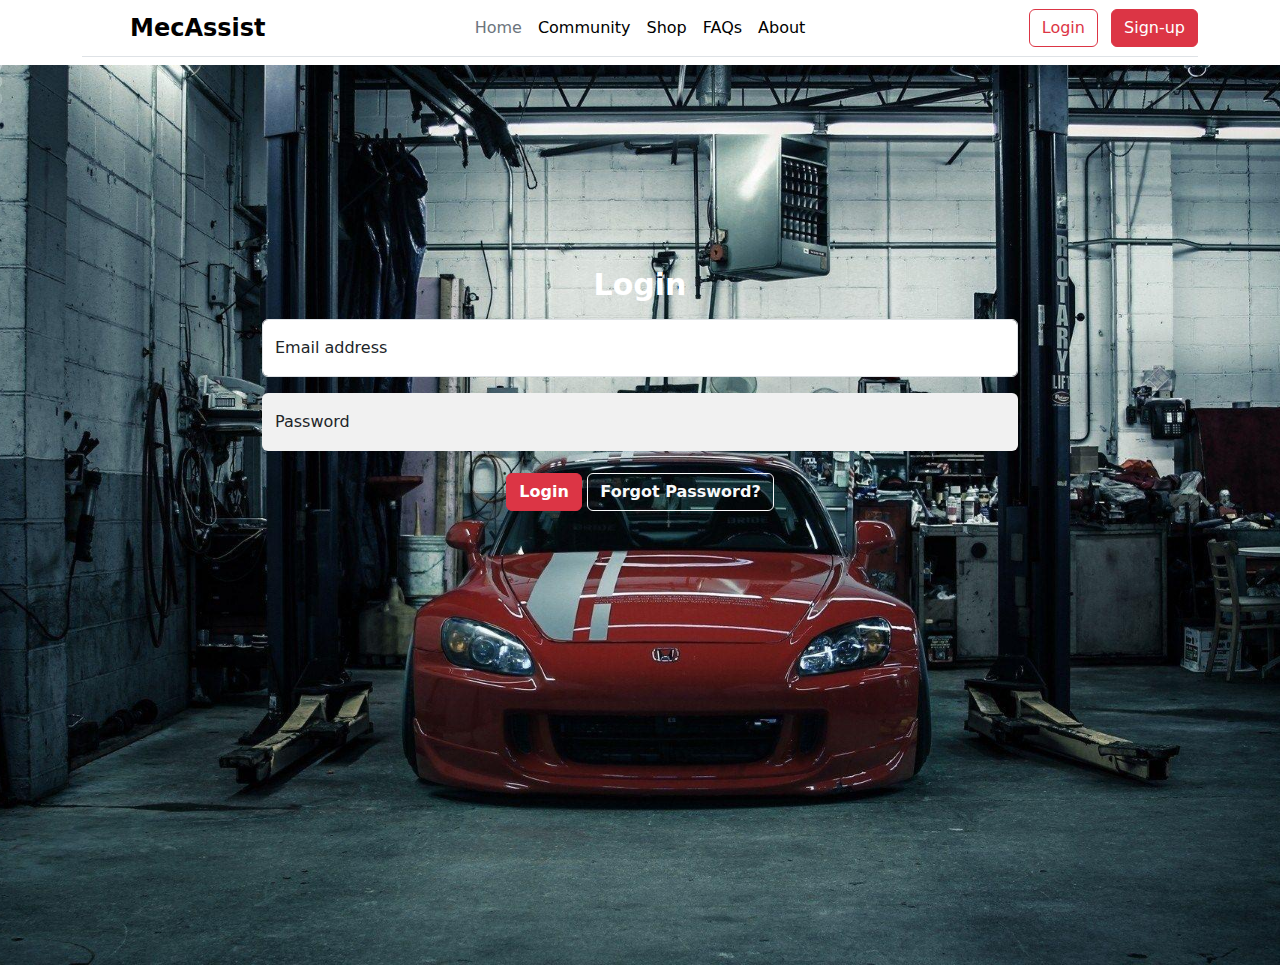
<file: Log In/Homepage.html>
<!doctype html>
<html lang="en" data-bs-theme="auto">
  <head>
    <meta charset="UTF-8">
    <meta name="viewport" content="width=device-width, initial-scale=1.0">
    <title>Log in</title>
    <link href="../css/bootstrap.css" rel="stylesheet">
    <link href="style.css" rel="stylesheet">
  </head>

<body>
<script src="../js/bootstrap.bundle.js"></script>
<!--Header -->
<div class="container">
  <header class="d-flex flex-wrap align-items-center justify-content-center justify-content-md-between py-2 mb-2 border-bottom">
    <div class="col-md-3 mb-2 mb-md-0">
      <a href="/" class="d-flex align-items-center mb-3 mb-md-0 me-md-auto link-body-emphasis text-decoration-none">
        <svg class="bi me-2" width="40" height="32"><use xlink:href="#bootstrap"/></svg>
        <span class="fs-4"><strong>MecAssist</strong></span>
      </a>
    </div>

    <ul class="nav col-12 col-md-auto mb-2 justify-content-center mb-md-0">
      <li><a href="#" class="nav-link px-2 link-secondary">Home</a></li>
      <li><a href="#" class="nav-link px-2 link-body-emphasis">Community</a></li>
      <li><a href="#" class="nav-link px-2 link-body-emphasis">Shop</a></li>
      <li><a href="#" class="nav-link px-2 link-body-emphasis">FAQs</a></li>
      <li><a href="#" class="nav-link px-2 link-body-emphasis">About</a></li>
    </ul>
      
    <div class="col-md-3 text-end">
      <button type="button" class="btn btn-outline-danger me-2">Login</button>
      <button type="button" class="btn btn-danger">Sign-up</button>
    </div>
  </header>
</div>

<!--Main Page-->

<div class="bg-img">
  <main>
    <form class="container" style="padding: 15%; text-align: center;">
      <h1><span class="badge badge-light">Login</span></h1>
      <div class="form-floating mb-3">
        <input type="email" class="form-control" id="floatingInput" placeholder="name@example.com">
        <label for="floatingInput">Email address</label>      
      </div>
      <div class="form-floating">
        <input type="password" class="form-control" id="floatingPassword" placeholder="Password">
        <label for="floatingPassword">Password</label>
      </div>
      <button type="submit" class="btn btn-danger"><strong>Login</button>
      <button type="button" class="btn btn-outline-light" >Forgot Password?</strong></button>
    </form>
  </main>
</div>
</div>
</body>
</html>
</file>
<file: Log In/style.css>
body, html {
  height: 100%;
}
.bg-img{
  /* The image used */
  background-image: url("Background.jpg");
  height: 100%;
  background-position: center;
  background-repeat: no-repeat;
  background-size: cover;
}

/* Full-width input fields */
  input[type=text], input[type=password] {
  width: 100%;
  padding: 15px;
  margin: 5px 0 22px 0;
  border: none;
  background: #f1f1f1;
}
</file>
